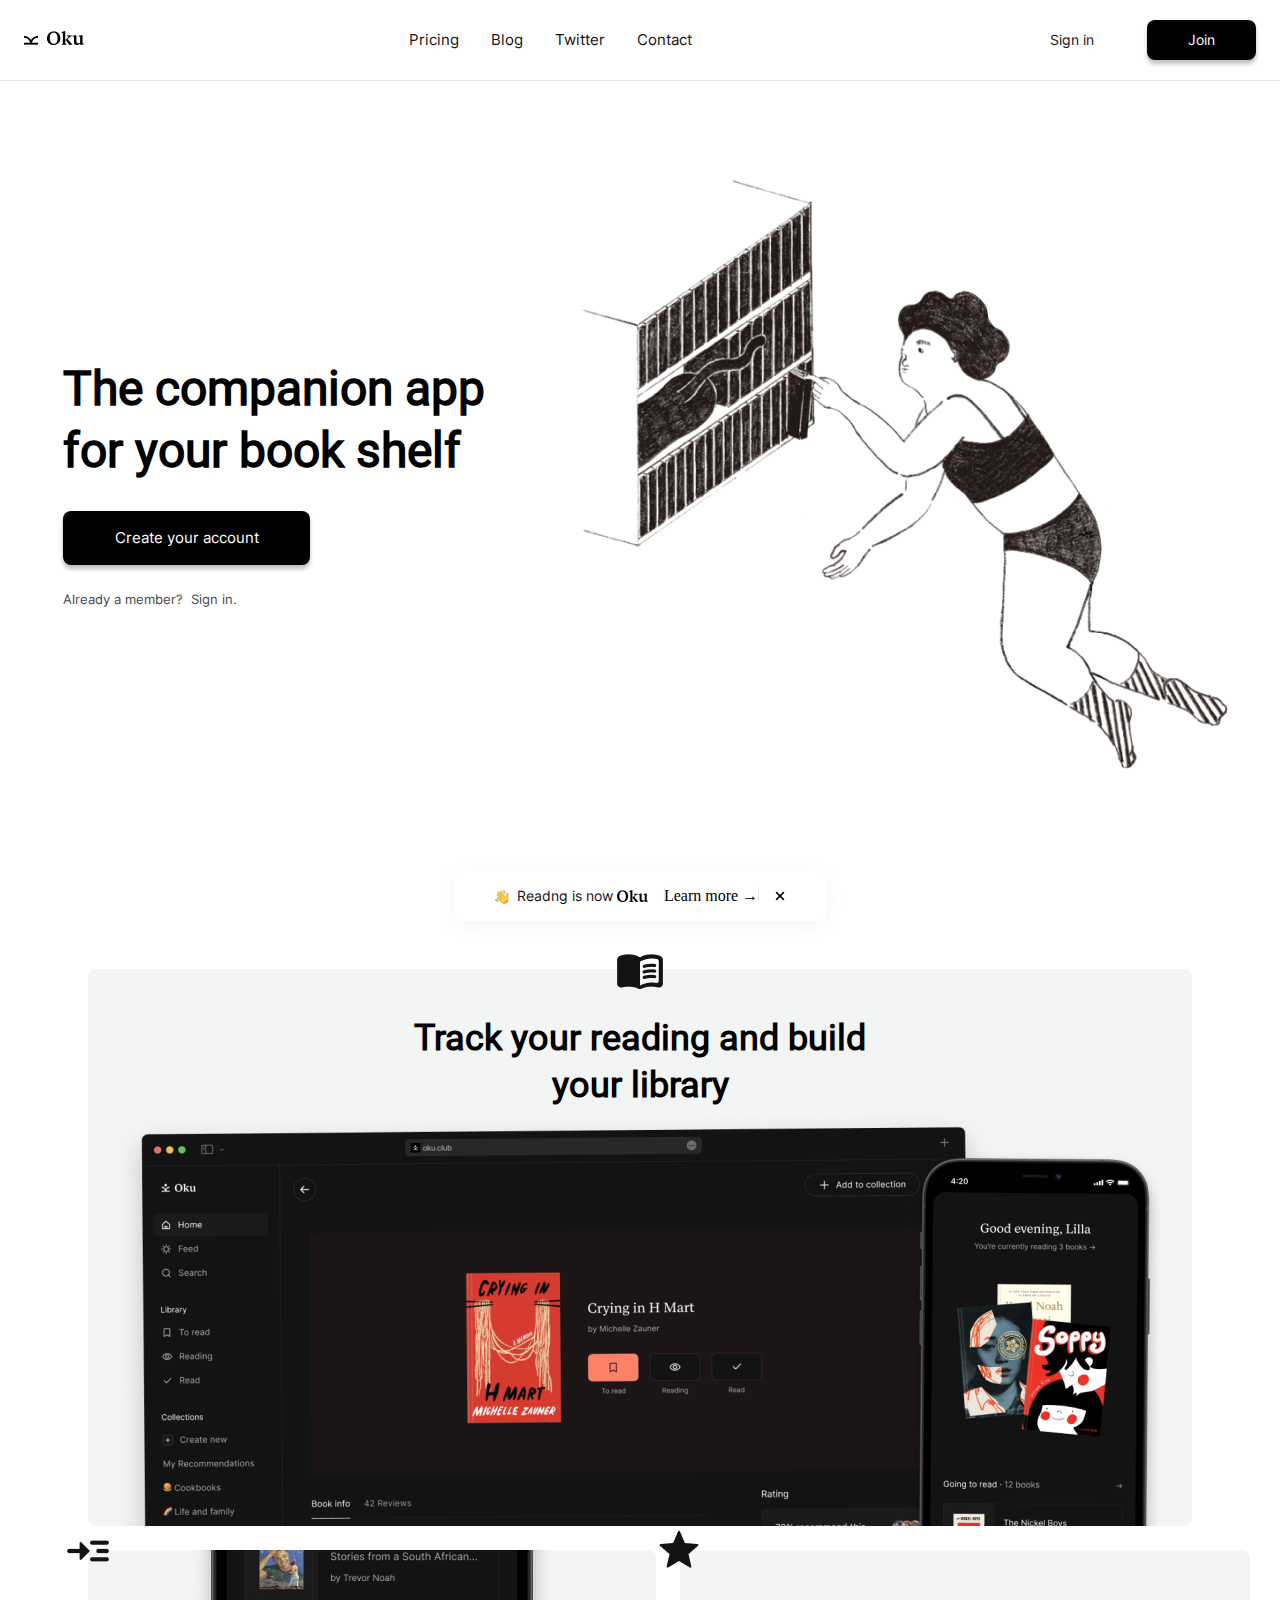
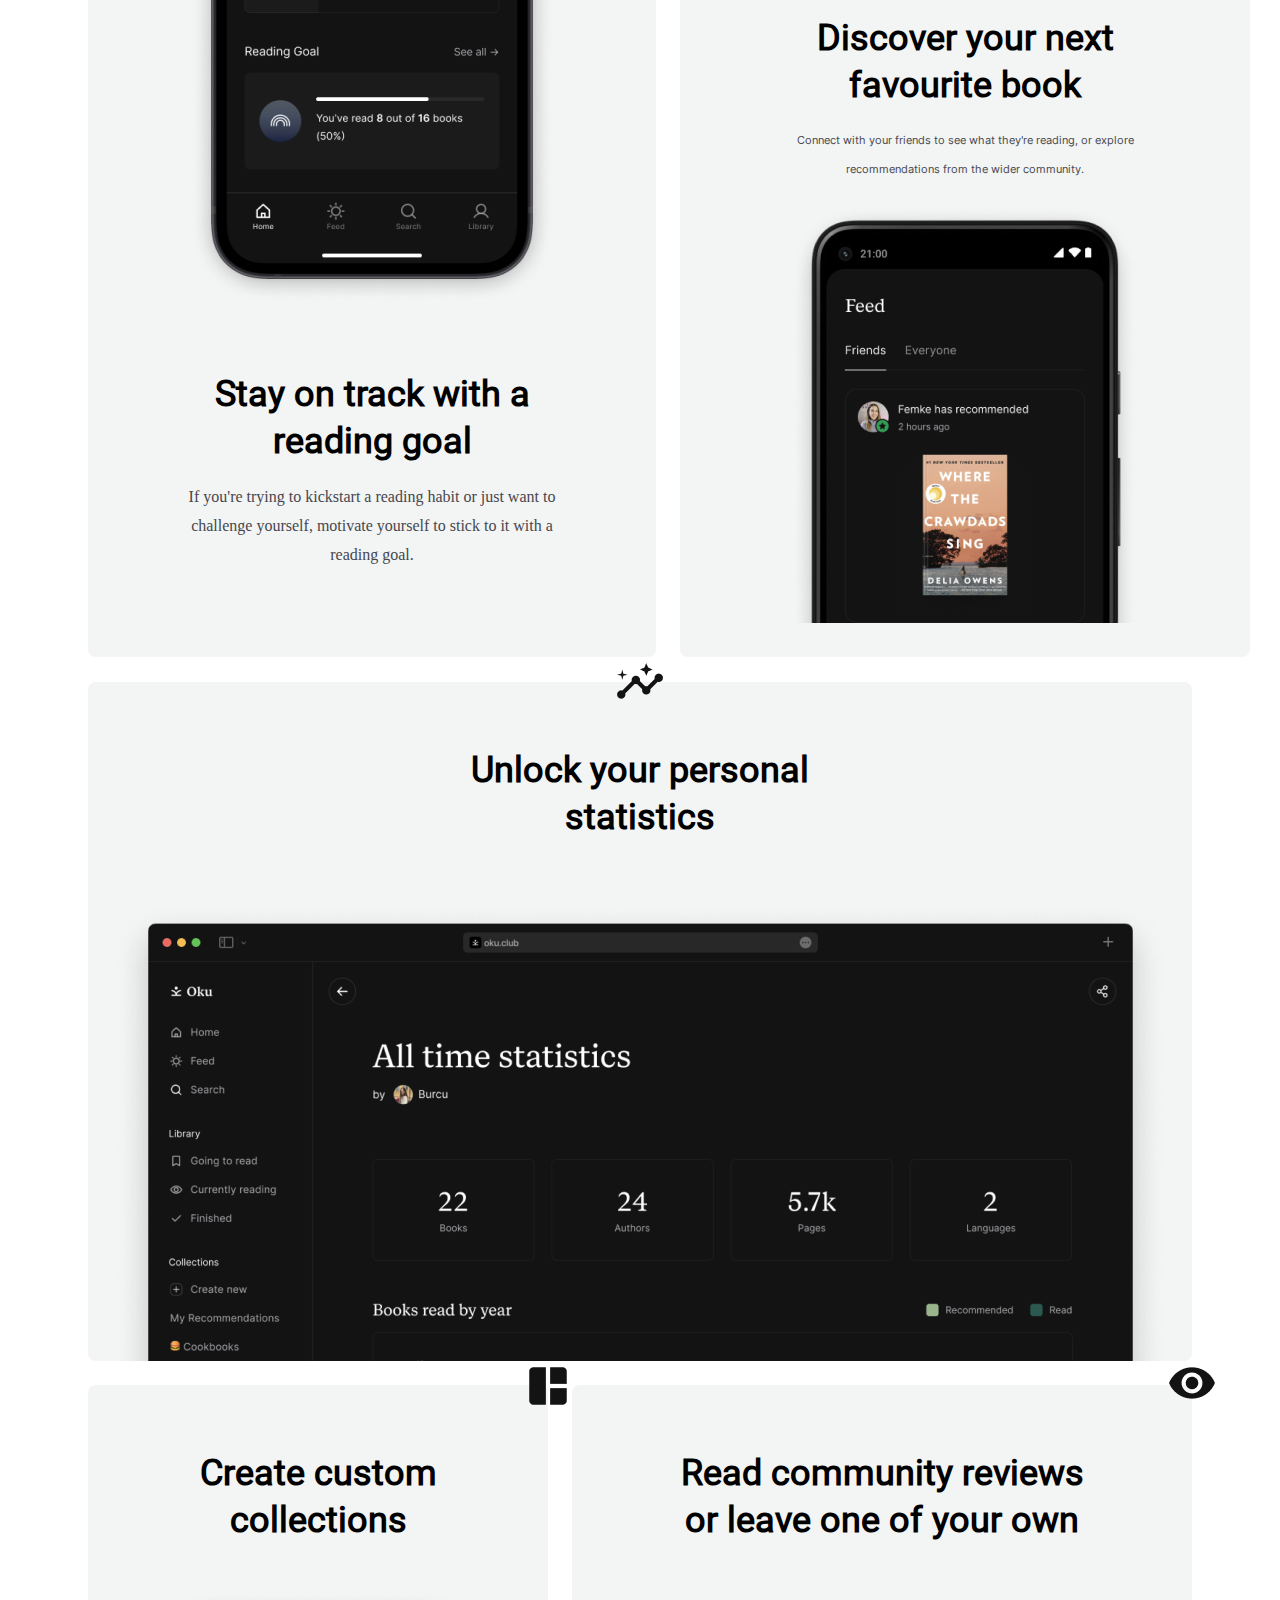
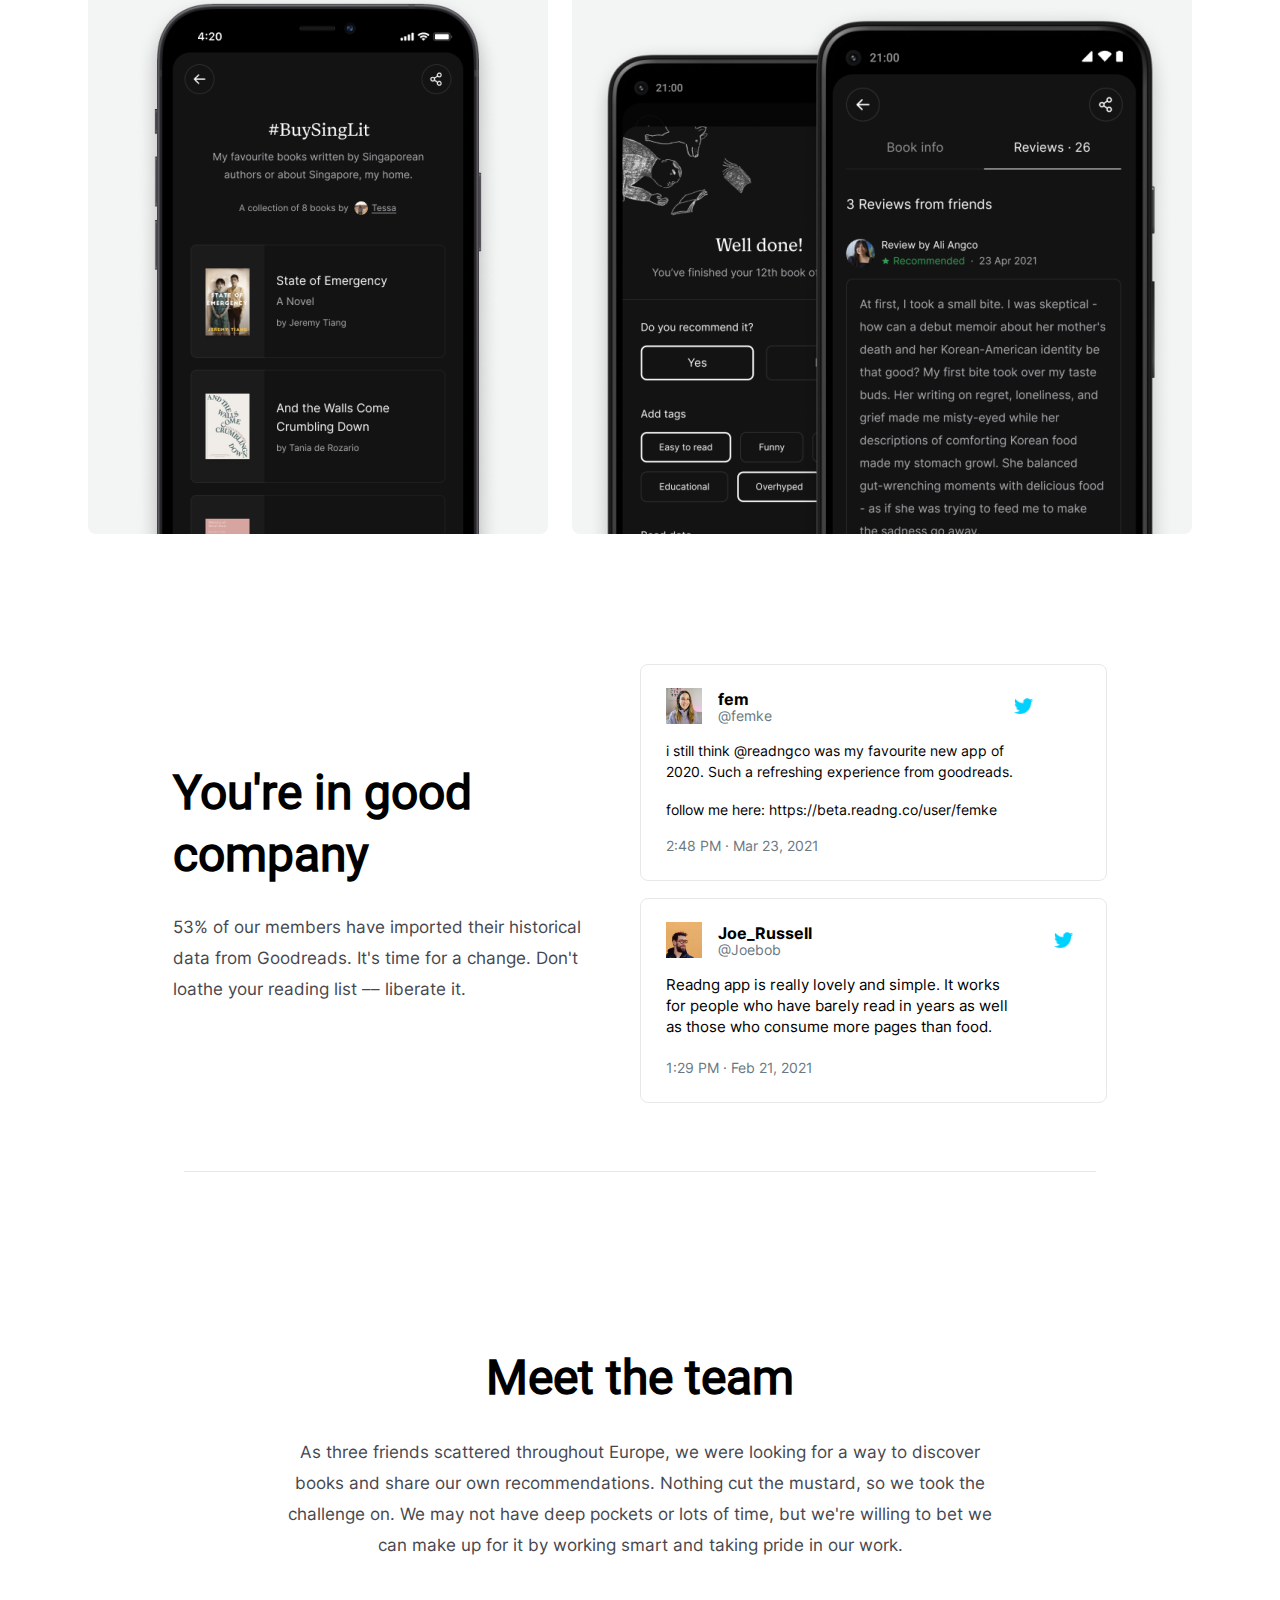
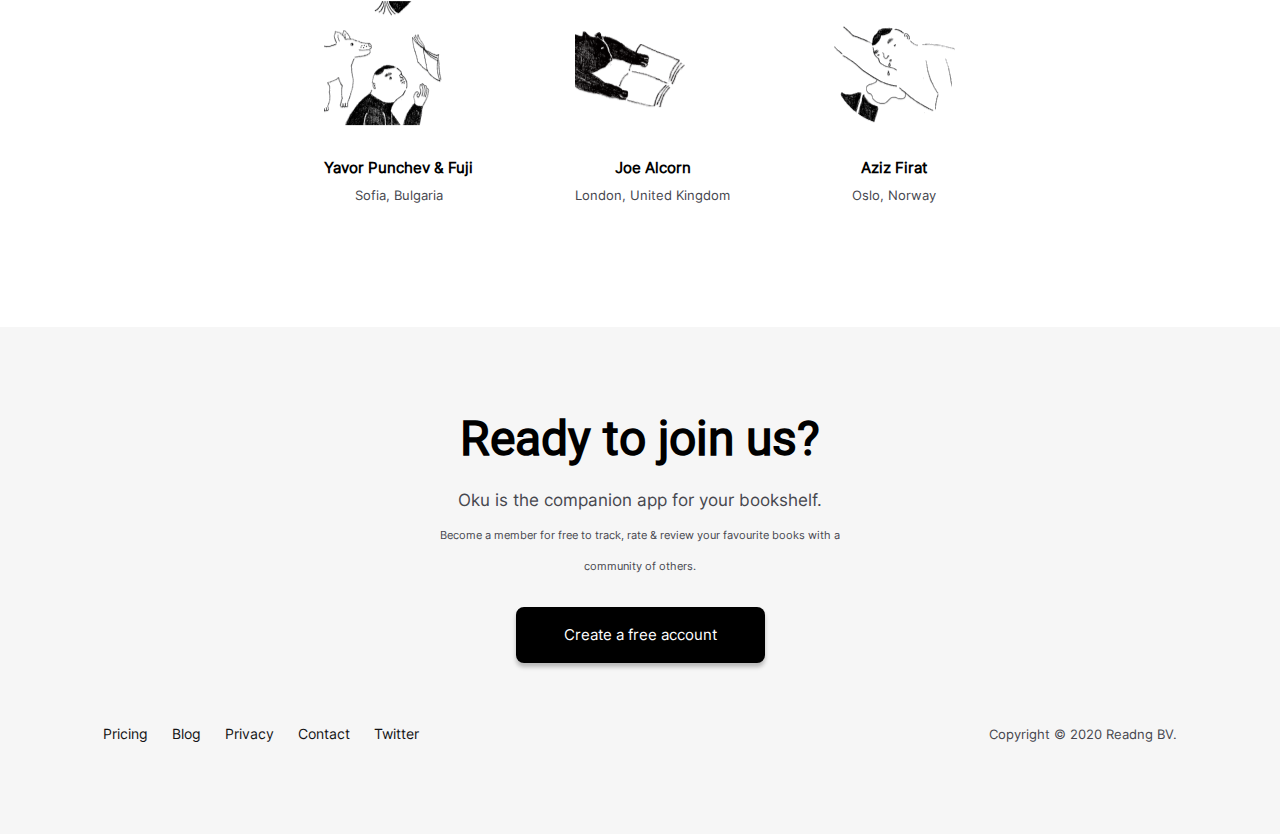
<file: index.html>
<!DOCTYPE html>
<html lang="en">
  <head>
    <meta charset="UTF-8" />
    <meta http-equiv="X-UA-Compatible" content="IE=edge" />
    <meta name="viewport" content="width=device-width, initial-scale=1.0" />
    <title>Oku</title>
    <link rel="stylesheet" href="./styles/style.css" />
    <link class="icon" rel="icon" href="images/header__bottom-oku.png">
  </head>
  <body>
    <header class="header">
      <nav class="nav">
        <div class="header__nav-content">
          <div class="header__nav-logos">
            <a href="" class=""><img src="images/nav__content-logo.png" alt="logo" class="header__nav-logo"></a>
          </div>
          <div class="header__nav-menu">
            <ul class="header__nav-list">
              <li class="header__nav-links">
                <a href="" class="header__nav-link">Pricing</a>
              </li>
              <li class="header__nav-links">
                <a href="" class="header__nav-link">Blog</a>
              </li>
              <li class="header__nav-links">
                <a href="" class="header__nav-link">Twitter</a>
              </li>
              <li class="header__nav-links">
                <a href="" class="header__nav-link">Contact</a>
              </li>
            </ul>
          </div>
          <div class="header__nav-navigations">
            <a href="" class="header__nav-navigation white-btn">Sign in</a>
            <a href="" class="header__nav-navigation black-btn">Join</a>
          </div>
        </div>
      </nav>
      <div class="header__content">
        <div class="header__content-left">
          <h2 class="title header__content-title">The companion app for your book shelf</h2>
            <a href="" class="header__content-link black-btn-link">Create your account</a>
            <p class="header__content-description">
              <span>Already a member?</span>
              <span>Sign in.</span>
            </p>
        </div>
          <img src="images/header__right.png" alt="" class="header__content-right">
      </div>
      <div class="header__content-bottom">
        <div class="header__bottom-link">
          <img src="images/header__bottom.png" alt="hi">
            <p class="header__bottom-description">Readng is now</p>
              <img src="images/header__bottom-oku.png" alt="oku">
                <div class="header__content-line">
                    <p class="header__content-line-description">
                    Learn more →
                    </p>
                </div>
          <img src="images/header__bottom-xxx.png" alt="x">
        </div>
      </div>
    </header>
    <main class="main">
      <div class="main__contents">
        <div class="main__content main__content-top">
          <h2 class="title-two main__content-title">Track your reading and build your library</h2>
          <img src="images/main__site.png" alt="">
        </div>
        <div class="main__content-two">
          <div class="main__content main__content-two-left">
            <img src="images/main__phone.png" alt="phone">
            <h2 class="title-two main__content-title-left">Stay on track with a reading goal</h2>
            <p class="main__content-paragraph-left">If you're trying to kickstart a reading habit or just want to challenge yourself, motivate yourself to stick to it with a reading goal.</p>
          </div>
          <div class="main__content main__content-two-right">
            <h2 class="title-two main__content-title-right">Discover your next favourite book</h2>
            <p class="main__content-paragraph-right">Connect with your friends to see what they're reading, or explore recommendations from the wider community.</p>
            <img src="images/main__phone-feed.png" alt="phone">
          </div>
        </div>
        <div class="main__content main__content-three">
          <h2 class="title-two main__content-title-three">Unlock your personal statistics</h2>
          <img src="images/main__site-statistic.png" alt="site">
        </div>
        <div class="main__content-bottom">
          <div class="main__content main__bottom-left">
            <h2 class="title-two main__bottom-left-title">Create custom collections</h2>
            <img src="images/main__bottom-phone.png" alt="phone">
          </div>
          <div class="main__content main__bottom-right">
            <h2 class="title-two main__bottom-right-title">Read community reviews or leave one of your own</h2>
            <img src="images/main__bottom-phones.png" alt="phone">
          </div>
        </div>
        <div class="main__reviews">
          <div class="main__reviews-left">
            <h2 class="title main__reviews-title">You're in good company</h2>
            <p class="paragraph main__paragraph">53% of our members have imported their historical data from Goodreads. It's time for a change. Don't loathe your reading list –– liberate it.</p>
          </div>
          <div class="main__reviews-right">
            <div class="main__reviews-block main__reviews-top-block">
              <div class="main__reviews-girl">
                <div class="main__reviews-bio">
                  <img src="images/main__fem-girl.png" alt="girl">
                  <span class="main__reviews-nik-name">
                    <span class="name">fem</span>
                    <span class="pseudonym">@femke</span>
                  </span>
                  <img class="twitter" src="images/twitter-logo.png" alt="twitter"> 
                </div>             
              </div>
              <p class="main__reviews-description-girl">i still think @readngco was my favourite new app of 2020. Such a refreshing experience from goodreads.</p>
              <p class="main__reviews-description-girl">follow me here: https://beta.readng.co/user/femke</p>
              <p class="main__reviews-the-date-girl">2:48 PM · Mar 23, 2021</p>
            </div>
            <div class="main__reviews-block main__reviews-bottom-block">
              <div class="main__reviews-girl">
                <div class="main__reviews-bio">
                  <div class="main__reviews-bio">
                    <img src="images/main__icon-joe.png" alt="boy">
                    <span class="main__reviews-nik-name">
                       <span class="name">Joe_Russell</span>
                       <span class="pseudonym">@Joebob</span>
                    </span>

                  </div>
                  <img class="twitter" src="images/twitter-logo.png" alt="twitter"> 
                </div>             
              </div>
              <p class="main__reviews-description-boy">Readng app is really lovely and simple. It works for people who have barely read in years as well as those who consume more pages than food.</p>
              <p class="main__reviews-the-date-boy">1:29 PM · Feb 21, 2021</p>
            </div>
          </div>
        </div>
        <div class="main__reading">
          <h2 class="title main__reading-top-title">Meet the team</h2>
          <p class="paragraph main__reading-paragraph">As three friends scattered throughout Europe, we were looking for a way to discover books and share our own recommendations. Nothing cut the mustard, so we took the challenge on. We may not have deep pockets or lots of time, but we're willing to bet we can make up for it by working smart and taking pride in our work.</p>
          <div class="main__reading-time">
            <div class="mai reading-meet-the-time">
              <img src="images/main__bottom__karikatura.png" alt="karikatura">
              <h4 class="main__reading-title">Yavor Punchev & Fuji</h4>
              <p class="main__reading-description">Sofia, Bulgaria</p>
            </div>
            <div class="mai reading-meet-the-time">
              <img src="images/main__bottom-cat.png" alt="cat">
              <h4 class="main__reading-title">Joe Alcorn</h4>
              <p class="main__reading-description">London, United Kingdom</p>
            </div>
            <div class="mai reading-meet-the-time">
              <img src="images/main__bottom-man.png" alt="karikatura">
              <h4 class="main__reading-title">Aziz Firat</h4>
              <p class="main__reading-description">Oslo, Norway</p>
            </div>
          </div>
        </div>
      </div>
    </main>
    <footer class="footer">
      <div class="footer__content">
        <div class="footer__top">
          <h2 class="title footer__title">Ready to join us?</h2>
          <p class="paragraph">Oku is the companion app for your bookshelf.</p>
          <p class="footer__paragraph">Become a member for free to track, rate & review your favourite books with a community of others.</p>
          <a href="" class="black-btn-link footer__link-black-btn">Create a free account</a>
        </div>
        <div class="footer__bottom">
          <div class="footer__menu">
            <ul class="footer__list">
              <li>
                <a href="" class="footer__link">Pricing</a>
              </li>
              <li>
                <a href="" class="footer__link">Blog</a>
              </li>
              <li>
                <a href="" class="footer__link">Privacy</a>
              </li>
              <li>
                <a href="" class="footer__link">Contact</a>
              </li>
              <li>
                <a href="" class="footer__link">Twitter</a>
              </li>
            </ul>
          </div>
          <div class="footer__description-block">
            <p class="footer__description">Copyright © 2020 Readng BV.</p>
          </div>
        </div>
      </div>
    </footer>
  </body>
</html>
</file>
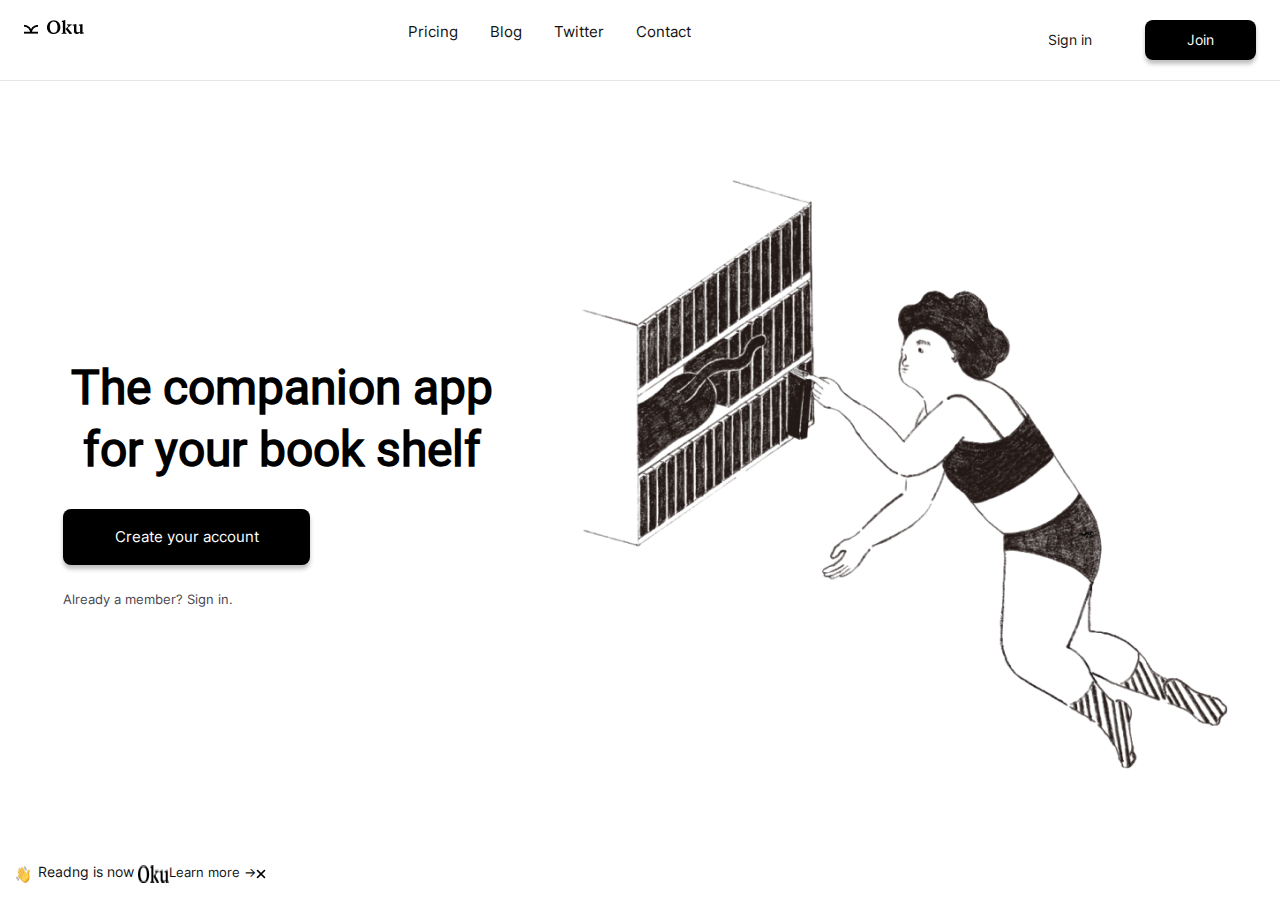
<file: oku/index.html>
<!DOCTYPE html>
<html lang="en">
  <head>
    <meta charset="UTF-8" />
    <meta http-equiv="X-UA-Compatible" content="IE=edge" />
    <meta name="viewport" content="width=device-width, initial-scale=1.0" />
    <title>Oku</title>
    <link rel="stylesheet" href="../oku/styles/fonts.css">
    <link rel="stylesheet" href="./styles/style.css" />
    <link rel="icon" href="../oku/images/oku.png">
  </head>
  <body>
    <header class="header">
      <nav class="nav">
      <div class="nav__logo-link">
          <a href="" class="nav__logo"><img src="../oku/images/nav__content-logo.png" alt=""></a>
      </div>
      <div class="nav__lists">
        <ul class="nav__menu">
          <li class="nav__list">
            <a href="" class="nav__link">Pricing</a>
          </li>
          <li class="nav__list">
            <a href="" class="nav__link">Blog</a>
          </li>
          <li class="nav__list">
            <a href="" class="nav__link">Twitter</a>
          </li>
          <li class="nav__list">
            <a href="" class="nav__link">Contact</a>
          </li>
        </ul>
      </div>    
      <div class="nav__navigation-link">
        <a href="" class="nav__navigation nav__navigation-white-btn">Sign in</a>
        <a href="" class="nav__navigation nav__navigation-black-btn">Join</a>
      </div>  
      </nav>
      <div class="header__content">
        <div class="header__right">
          <h1 class="header__title">The companion app for your book shelf</h1>
          <a href="" class="header__link">Create your account</a>
          <span class="header__description-content">
            <p class="header__description">Already a member?</p>
            <p class="header__description">Sign in.</p>
          </span>
        </div>
        <img src="../oku/images/image 1.png" alt="" class="header__img">  
      </div>
      <div class="header__panel">
        <img src="../oku/images/hii.png" alt="hi">
        <p class="header__panel-description">
          Readng is now
        </p>
        <img src="../oku/images/oku.png" alt="">
        <div class="header__panel-line">
          <a href="" class="header__panel-link">
            <p class="header__panel-link-style">
              Learn more →
            </p>
          </a>
        </div>
        <a href="" class="header__panel-off">
          <img src="../oku/images/xxxx.png" alt="">
        </a>
      </div>
    </header>
  </body>
</html>
</file>
<file: styles/style.css>
@import 'fonts.css';

* {
    margin: 0;
    padding: 0;
    box-sizing: border-box;
    list-style: none;
    text-decoration: none;
}




/* HEADER START */





.header__nav-content{
    display: flex;
    align-items: center;
    justify-content: space-between;
    padding: 20px 24px;
    background: rgba(255, 255, 255, 0.96);
    box-shadow: 0px 1px 0px rgba(0, 0, 0, 0.1);
    border-radius: 0px;
}
.header__nav-list{
    display: flex;
    column-gap: 32px;
    justify-content: center;
}
.header__nav-link{
    font-family: 'inter-regular';
    line-height: 24px;
    font-size: 15px;
    color: #131314;
}
.header__nav-navigation{
    font-family: 'inter-regular';
    font-size: 14px;
    line-height: 40px;
}
.white-btn{
    color: #131314;
    padding: 0 33px;
    background: #FFFFFF;
    box-shadow: 0px 0px 0px rgba(19, 19, 20, 0.22);
    border-radius: 8px;
    display: inline-block;
    margin-right: 16px;
}
.black-btn{
    color: #FFFFFF;
    padding: 0 41px;
    background: #000000;
    box-shadow: 0px 4px 4px rgba(0, 0, 0, 0.25);
    border-radius: 8px;
    display: inline-block;
}
.header__content{
    display: flex;
    justify-content: space-between;
    padding: 65px 44px 25px 63px;
}
.title{
    font-family: 'roboto-regular';
    font-size: 48px;
    line-height: 62px;
}
.header__content-title{
    max-width: 437px;
    width: 100%;
}
.black-btn-link{
    background: #000000;
    box-shadow: 0px 4px 4px rgba(0, 0, 0, 0.25);
    border-radius: 8px;
    font-family: 'inter-regular';
    line-height: 54px;
    font-size: 15px;
    display: inline-block;
    color: #FFFFFF;
}
.header__content-link{
    margin-top: 29px;
    max-width: 247px;
    width: 100%;
    text-align: center;
}
.header__content-description{
    font-family: 'inter-regular';
    font-size: 13px;
    line-height: 20px;
    color: #46474E;
    margin-top: 24px;
}
.header__content-description span{
    margin-right: 4px;
}
.header__content-left{
    display: flex;
    flex-direction: column;
    justify-content: center;
}
.header__content-bottom{
    display: flex;
    justify-content: center;
    margin-top: 25px;
}
.header__bottom-link{
    display: flex;
    align-items: center;
    justify-content: center;
    background: #FFFFFF;
    box-shadow: 0px 4px 21px rgba(0, 0, 0, 0.05);
    border-radius: 8px;
    max-width: 371px;
    padding: 16px 15px;
    width: 100%;
}
.header__bottom-description{
    font-family: 'inter-regular';
    font-size: 14px;
    line-height: 14px;
    color: #131314;
    margin: 0 4px 0 8px;
}
.header__bottom-more{
    font-family: 'inter-regular';
    line-height: 14px;
    font-size: 13px;
    color: #131314;
}
.header__content-line-description{
    position: relative;
    margin: 0 17px 0 16px;
}
.header__content-line-description::before{
    content: '';
    height: 14px;
    width: 1px;
    position: absolute;
    background: #E8E8E9;
    border-radius: 0px;
}
.header__content-line-description::after{
    content: '';
    height: 14px;
    width: 1px;
    position: absolute;
    background: #E8E8E9;
    border-radius: 0px;
     
}



/* HEADER END */






/* MAIN START */




.main__contents{
    margin-top: 48px;
    padding: 0 88px;
}
.main__content{
    background: #F3F4F4;
    border-radius: 8px;
    display: flex;
    align-items: center;
    flex-direction: column;
}
.main__content-top{
    display: flex;
    flex-direction: column;
    align-items: center;
    position: relative;
    padding: 46px 103px 0 103px;
}
.main__content-title{
    text-align: center;
    max-width: 476px;
    width: 100%;
}
.main__content-top::before{
    content: url('../images/main__content-book.png');
    position: absolute;
    top: -24px;
}
.main__content-two{
    display: flex;
    margin-top: 24px;
}
.main__content-two-left{
    display: flex;
    flex-direction: column;
    align-items: center;
    margin-right: 24px;
    padding: 0 94px 88px 94px;
    position: relative;
}
.main__content-two-right{
    display: flex;
    flex-direction: column;
    align-items: center;
    position: relative;
    padding: 65px 95px 0 95px;
}
.title-two{
    font-family: 'roboto-regular';
    font-size: 36px;
    line-height: 47px;
}
.main__content-title-left{
    max-width: 322px;
    width: 100%;
    margin: 63px 0 17px 0;
    text-align: center;
}
.main__content-paragraph-left{
    font-family: 'inter-refular';
    font-size: 16px;
    line-height: 29px;
    text-align: center;
    color: #46474E;
    max-width: 432px;
    width: 100%;
}
.main__content-two-left::after{
    content: url('../images/main__right.png');
    position: absolute;
    top: -10px;
    left: -21px;
}
.main__content-title-right{
    max-width: 303px;
    width: 100%;
    text-align: center;
    margin-bottom: 17px; 
}
.main__content-two-right::before{
    position: absolute;
    content: url('../images/main__star.png');
    top: -20px;
    left: -21px;
}
.main__content-paragraph-right{
    font-family: 'inter-regular';
    font-size: 11px;
    line-height: 29px;
    text-align: center;
    color: #46474E;
}
.main__content-three{
    margin-top: 25px;
    position: relative;
    padding-top: 65px;
}
.main__content-three::before{
    content: url('../images/main__constellation.png');
    position: absolute;
    top: -25px;
}
.main__content-title-three{
    margin-bottom: 61px;
    max-width: 351px;
    width: 100%;
    text-align: center;
}
.main__content-bottom{
    display: flex;
    align-items: center;
    text-align: center;
    justify-content: space-around;
    margin-top: 24px;
}
.main__bottom-left{
    max-width: 620px;
    width: 100%;
    margin-right: 24px;
    position: relative;
}
.main__bottom-right{
    max-width: 620px;
    width: 100%;
    position: relative;
}
.main__bottom-left-title{
    max-width: 238px;
    width: 100%;
    margin-bottom: 31px;
    padding-top: 65px;
}
.main__bottom-right-title{
    max-width: 416px;
    width: 100%;
    margin-bottom: 37px;
    margin-top: 65px;
}
.main__bottom-left::before{
    content: url('../images/main__collaj.png');
    position: absolute;
    right: -19px;
    top: -18px;
}
.main__bottom-right::before{
    content: url('../images/main__eyes.png');
    position: absolute;
    right: -23px;
    top: -18px;
}
.main__reviews-left{
    display: flex;
    flex-direction: column;
    justify-content: center;
}
.main__reviews-title{
    max-width: 408px;
    width: 100%;
    margin-bottom: 26px;
}
.paragraph{
    font-family: 'inter-regular';
    line-height: 31px;
    font-size: 17px;
    color: #46474E
}
.main__paragraph{
    max-width: 408px;
    width: 100%;
}
.main__reviews{
    display: flex;
    margin-top: 130px;
    align-items: center;
    justify-content: center;
    position: relative;
    margin-bottom: 244px;
}
.main__reviews-girl{
    display: flex;
    margin-bottom: 16px;
}
.name{
    font-family: 'inter-bold';
    font-size: 16px;
    line-height: 18px;
}
.main__reviews-nik-name{
    display: flex;
    flex-direction: column;
    margin-left: 16px;
    margin-right: 242px;
}
.pseudonym{
    font-family: 'inter-regular';
    font-size: 14px;
    line-height: 15px;
    color: #697882;
}
.main__reviews-block{
    background: #FFFFFF;
    border: 1px solid #E8E8E9;
    border-radius: 8px;
    padding: 23px 33px 26px 25px;
    position: relative;
}
.main__reviews-girl-description{
    display: flex;
    flex-direction: column;
}
.main__reviews-description-girl{
    font-family: 'inter-regular';
    font-size: 14px;
    line-height: 21px;
    margin-bottom: 17px;
    max-width: 362px;
    width: 100%;
    color: #000000;
}
.main__reviews-the-date-girl{
    font-family: 'inter-regular';
    font-size: 14px;
    line-height: 17px;
    color: #697882;
}
.twitter{
    max-width: 20px;
    width: 100%;
    max-height:16.67px;
    height: 100%;
}
.main__reviews-girl{
    display: flex;
    align-items: center;
}
.main__reviews-bio{
    display: flex;
    align-items: center;
}
.main__reviews-the-date-boy{
    font-family: 'inter-regular';
    font-size: 14px;
    line-height: 17px;
    color: #697882;
}
.main__reviews-description-boy{
    font-family: 'inter-regular';
    font-size: 15px;
    line-height: 21px;
    max-width: 348px;
    width: 100%;
    margin-bottom: 22px;
}
.main__reviews-bottom-block{
    margin-top: 17px;
}
.main__reviews-right{
    margin-left: 59px;
}
.main__reviews::before{
    position: absolute;
    height: 1px;
    max-width: 912px;
    width: 100%;
    content: '';
    background: #E8E8E9;
    bottom: -69px;
}
.main__reading-top-title{
    margin-bottom: 28px;
}
.main__reading-paragraph{
    text-align: center;
    max-width: 705px;
    width: 100%;
    margin-bottom: 40px;
}
.main__reading{
    display: flex;
    align-items: center;
    flex-direction: column;
    margin-bottom: 119.87px;
}
.main__reading-title{
    font-family: 'inter-regular';
    font-size: 15px;
    line-height: 27px;
    text-align: center;
    margin-bottom: 3px;
    margin-top: 24px;
}
.main__reading-description{
    font-family: 'inter-regular';
    font-size: 13px;
    line-height: 23px;
    color: #46474E;
    text-align: center;
}
.main__reading-time{
    display: flex;
    column-gap: 102px;
}


/* MAIN END */





/* FOOTER START */


.footer{
    background: #F6F6F6;
}
.footer__content{
    display: flex;
    flex-direction: column;
    align-items: center;
    text-align: center;
    padding: 81px 0 87.88px 0;
}
.footer__link-black-btn{
    padding: 1px 48px;
    margin-bottom: 60.13px;
    margin-top: 25px;
}
.footer__paragraph{
    font-family: 'inter-regular';
    font-size: 11px;
    line-height: 31px;
    max-width: 444px;
    width: 100%;
    color: #46474E;
    margin-top: 4px;
}
.footer__title{
    margin-bottom: 15px;
}
.footer__list{
    display: flex;
    column-gap: 24px;
}
.footer__link{
    font-family: 'inter-regular';
    font-size: 14px;
    line-height: 17px;
    color: #131314;
}
.footer__description{
    font-family: 'inter-regular';
    font-size: 13px;
    line-height: 23px;
    color: #46474E;
}
.footer__bottom{
    display: flex;
    align-items: center;
    column-gap: 570px;
}








/* FOOTER END */
</file>
<file: oku/styles/fonts.css>
@font-face {
    font-family: 'inter-bold';
    src: url('../fonts/Inter-Bold.ttf');
}
@font-face {
    font-family: 'inter-regular';
    src: url('../fonts/Inter-Regular.ttf');
}
@font-face {
    font-family: 'roboto-regular';
    src: url('../fonts/Roboto-Regular.ttf');
}
</file>
<file: oku/styles/style.css>
@import 'fonts.css';
* {
    margin: 0;
    padding: 0;
    box-sizing: border-box;
    list-style: none;
    text-decoration: none;
}
.nav{
    display: flex;
    justify-content: space-between;
    text-align: center;
    padding:20px 24px; 
    background: rgba(255, 255, 255, 0.96);
    box-shadow: 0px 1px 0px rgba(0, 0, 0, 0.1);
    border-radius: 0px;
}
.nav__menu{
    display: flex;
    column-gap: 32px;
}
.nav__link{
    font-family: 'inter-regular';
    color: #131314;
    font-size: 15px;
    line-height: 24px;
}
.nav__navigation-white-btn{   
    background: #FFFFFF;
    box-shadow: 0px 0px 0px rgba(19, 19, 20, 0.22);
    border-radius: 8px;
    color: #131314;
    padding: 0 33px;
    font-family: 'inter-regular';
    line-height: 40px;
    font-size: 14px;
    margin-right: 16px;
    display: inline-block;
}
.nav__navigation-black-btn{
    font-family: 'inter-regular';
    color: #FFFFFF;
    font-size: 14px;
    line-height: 40px;
    background: #000000;
    box-shadow: 0px 4px 4px rgba(0, 0, 0, 0.25);
    border-radius: 8px;
    padding: 0 42px;
    display: inline-block;
}
.header__content{
    display: flex;
    text-align: center;
    justify-content: space-between;
    padding: 65px 44px 25px 63px;
}
.header__title{
    width: 437px;
    font-family: 'roboto-regular';
    font-size: 48px;
    line-height: 62px;
}
.header__right{
    display: flex;
    flex-direction: column;
    justify-content: center;
}
.header__link{
    background: #000000;
    box-shadow: 0px 4px 4px rgba(0, 0, 0, 0.25);
    border-radius: 8px;
    font-family: 'inter-regular';
    color: #FFFFFF;
    font-size: 15px;
    line-height: 54px;
    padding: 1px 48px;
    max-width: 247px;
    width: 100%;
    margin: 28px 0 24px 0;
}
.header__description-content{
    display: flex;
}
.header__description:first-child{
    margin-right: 4px;
}
.header__description{
    font-size: 13px;
    line-height: 20px;
    color: #46474E;
    font-family: 'inter-regular';
}
.header__panel{
    padding: 19px 24px 22px 16px;
    display: flex;
}
.header__panel-description{
    font-family: 'inter-regular';
    font-size: 14px;
    line-height: 14px;
    color: #131314;
    margin:0 4px 0 8px 
}
.header__panel-link-style{
    font-family: 'inter-regular';
    font-size: 13px;
    line-height: 14px;
    color: #131314;
}
.header__panel-line{
    position: relative;
}
.header__panel-description::before{
    width: 1px;
    height: 14;
    position: absolute;
    content: '';
    background: #E8E8E9;
}
</file>
